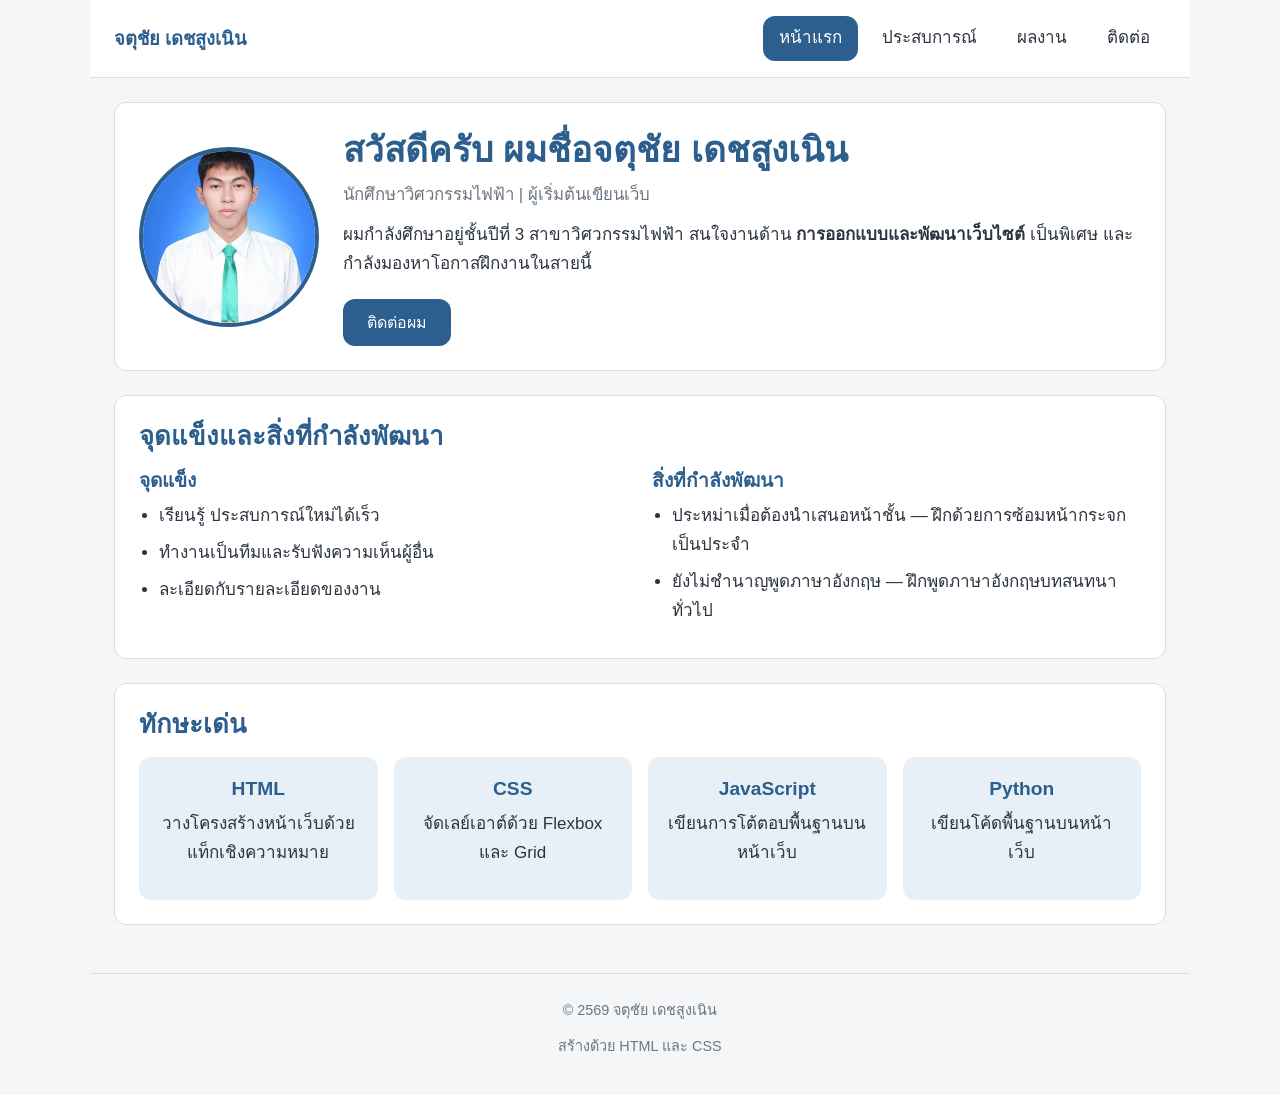
<file: index.html>
<!DOCTYPE html>
<html lang="th">
<head>
 <meta charset="UTF-8">
 <meta name="viewport" content="width=device-width, initial-scale=1.0">
 <title>หน้าแรก | จตุชัย เดชสูงเนิน</title>
 <link rel="stylesheet" href="style.css">
</head>
<body>
  <header class="site-header">
    <a href="index.html" class="logo">จตุชัย เดชสูงเนิน</a>
    <button class="menu-toggle" id="menu-toggle" aria-label="เปิดปิดเมนู" aria-expanded="false">☰</button>
    <nav class="site-nav">
      <ul>
        <li><a href="index.html">หน้าแรก</a></li>
        <li><a href="experience.html" class="active">ประสบการณ์</a></li>
        <li><a href="projects.html">ผลงาน</a></li>
        <li><a href="contact.html">ติดต่อ</a></li>
      </ul>
    </nav>
  </header>

  <main>
    <section class="hero">
      <img src="profile.jpg" alt="รูปโปรไฟล์ของจตุชัย เดชสูงเนิน" class="avatar">
      <div class="hero-text">
        <h1>สวัสดีครับ ผมชื่อจตุชัย เดชสูงเนิน</h1>
        <p class="tagline">นักศึกษาวิศวกรรมไฟฟ้า | ผู้เริ่มต้นเขียนเว็บ</p>
        <p>
          ผมกำลังศึกษาอยู่ชั้นปีที่ 3 สาขาวิศวกรรมไฟฟ้า
          สนใจงานด้าน <strong> การออกแบบและพัฒนาเว็บไซต์ </strong> เป็นพิเศษ
          และกำลังมองหาโอกาสฝึกงานในสายนี้
        </p>
        <a href="contact.html" class="btn">ติดต่อผม</a>
      </div>
    </section>

    <section class="about">
      <h2>จุดแข็งและสิ่งที่กำลังพัฒนา</h2>
      <div class="two-col">
        <div class="col">
          <h3>จุดแข็ง</h3>
          <ul>
            <li>เรียนรู้ ประสบการณ์ใหม่ได้เร็ว</li>
            <li>ทำงานเป็นทีมและรับฟังความเห็นผู้อื่น</li>
            <li>ละเอียดกับรายละเอียดของงาน</li>
          </ul>
        </div>
        <div class="col">
          <h3>สิ่งที่กำลังพัฒนา</h3>
          <ul>
            <li>ประหม่าเมื่อต้องนำเสนอหน้าชั้น
              — ฝึกด้วยการซ้อมหน้ากระจกเป็นประจำ</li>
            <li>ยังไม่ชำนาญพูดภาษาอังกฤษ
              — ฝึกพูดภาษาอังกฤษบทสนทนาทั่วไป</li>
          </ul>
        </div>
      </div>
    </section>

    <section class="skills">
      <h2>ทักษะเด่น</h2>
      <div class="skill-grid">
        <div class="skill-card">
          <h3>HTML</h3>
          <p>วางโครงสร้างหน้าเว็บด้วยแท็กเชิงความหมาย</p>
        </div>
        <div class="skill-card">
          <h3>CSS</h3>
          <p>จัดเลย์เอาต์ด้วย Flexbox และ Grid</p>
        </div>
        <div class="skill-card">
          <h3>JavaScript</h3>
          <p>เขียนการโต้ตอบพื้นฐานบนหน้าเว็บ</p>
        </div>
        <div class="skill-card">
          <h3>Python</h3>
          <p>เขียนโค้ดพื้นฐานบนหน้าเว็บ</p>
        </div>
      </div>
    </section>
  </main>


  <footer class="site-footer">
    <p>&copy; 2569 จตุชัย เดชสูงเนิน</p>
    <p>สร้างด้วย HTML และ CSS</p>
  </footer>

  <script src="script.js"></script>
</body>
</html>
</file>
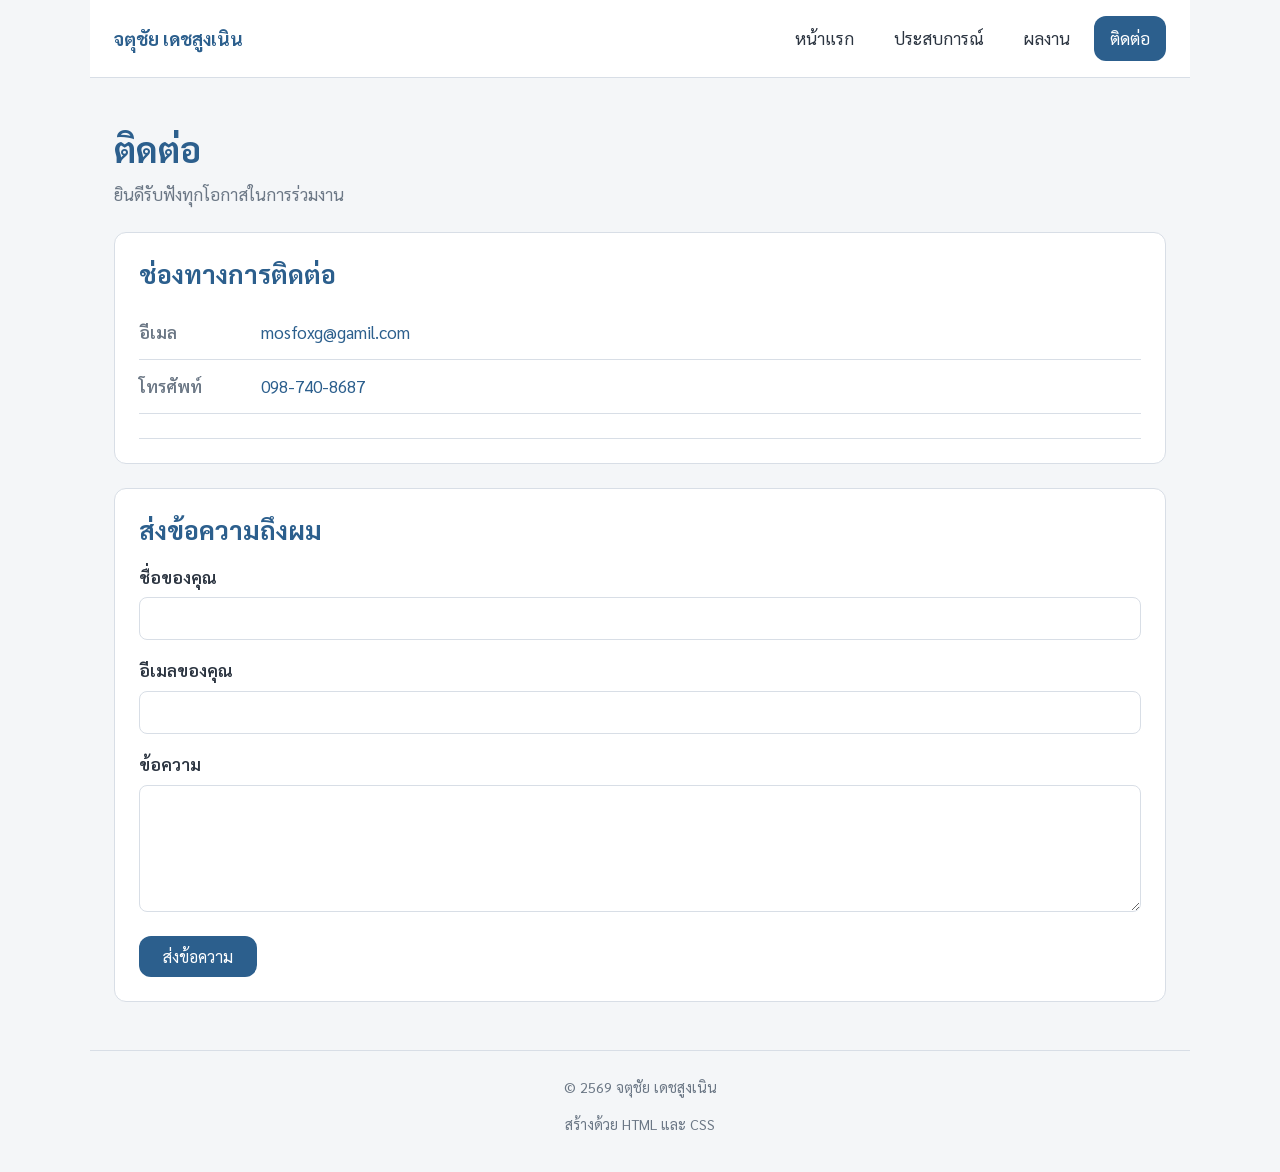
<file: contact.html>
<!DOCTYPE html>
<html lang="th">
<head>
  <meta charset="UTF-8">
  <meta name="viewport" content="width=device-width, initial-scale=1.0">
  <link rel="preconnect" href="https://fonts.googleapis.com">
  <link href="https://fonts.googleapis.com/css2?family=Sarabun:wght@400;600;700&display=swap" rel="stylesheet">
  <title>ติดต่อ | จตุชัย เดชสูงเนิน</title>
  <link rel="stylesheet" href="style.css">
</head>
<body>
  <header class="site-header">
    <a href="index.html" class="logo">จตุชัย เดชสูงเนิน</a>
    <button class="menu-toggle" id="menu-toggle" aria-label="เปิดปิดเมนู" aria-expanded="false">☰</button>
    <nav class="site-nav">
      <ul>
        <li><a href="index.html">หน้าแรก</a></li>
        <li><a href="experience.html">ประสบการณ์</a></li>
        <li><a href="projects.html">ผลงาน</a></li>
        <li><a href="contact.html" class="active">ติดต่อ</a></li>
      </ul>
    </nav>
  </header>

  <main>
    <section class="page-head">
      <h1>ติดต่อ</h1>
      <p class="tagline">ยินดีรับฟังทุกโอกาสในการร่วมงาน</p>
    </section>

    <section>
      <h2>ช่องทางการติดต่อ</h2>
      <ul class="contact-list">
        <li>
          <span class="label">อีเมล</span>
          <a href="mailto:mosfoxg@gamil.com">mosfoxg@gamil.com</a>
        </li>
        <li>
          <span class="label">โทรศัพท์</span>
          <a href="tel:+66987408687">098-740-8687</a>
        </li>
        <li>
        </li>
      </ul>
    </section>

    <section>
      <h2>ส่งข้อความถึงผม</h2>
      <form class="contact-form" action="https://formspree.io/f/YOURID" method="POST">
        <div class="field">
          <label for="name">ชื่อของคุณ</label>
          <input type="text" id="name" name="name" required>
        </div>
        <div class="field">
          <label for="email">อีเมลของคุณ</label>
          <input type="email" id="email" name="email" required>
        </div>
        <div class="field">
          <label for="message">ข้อความ</label>
          <textarea id="message" name="message" rows="5" required></textarea>
        </div>
        <button type="submit" class="btn">ส่งข้อความ</button>
      </form>
    </section>
  </main>

  <footer class="site-footer">
    <p>&copy; 2569 จตุชัย เดชสูงเนิน</p>
    <p>สร้างด้วย HTML และ CSS</p>
  </footer>

  <script src="script.js"></script>
</body>
</html>
</file>
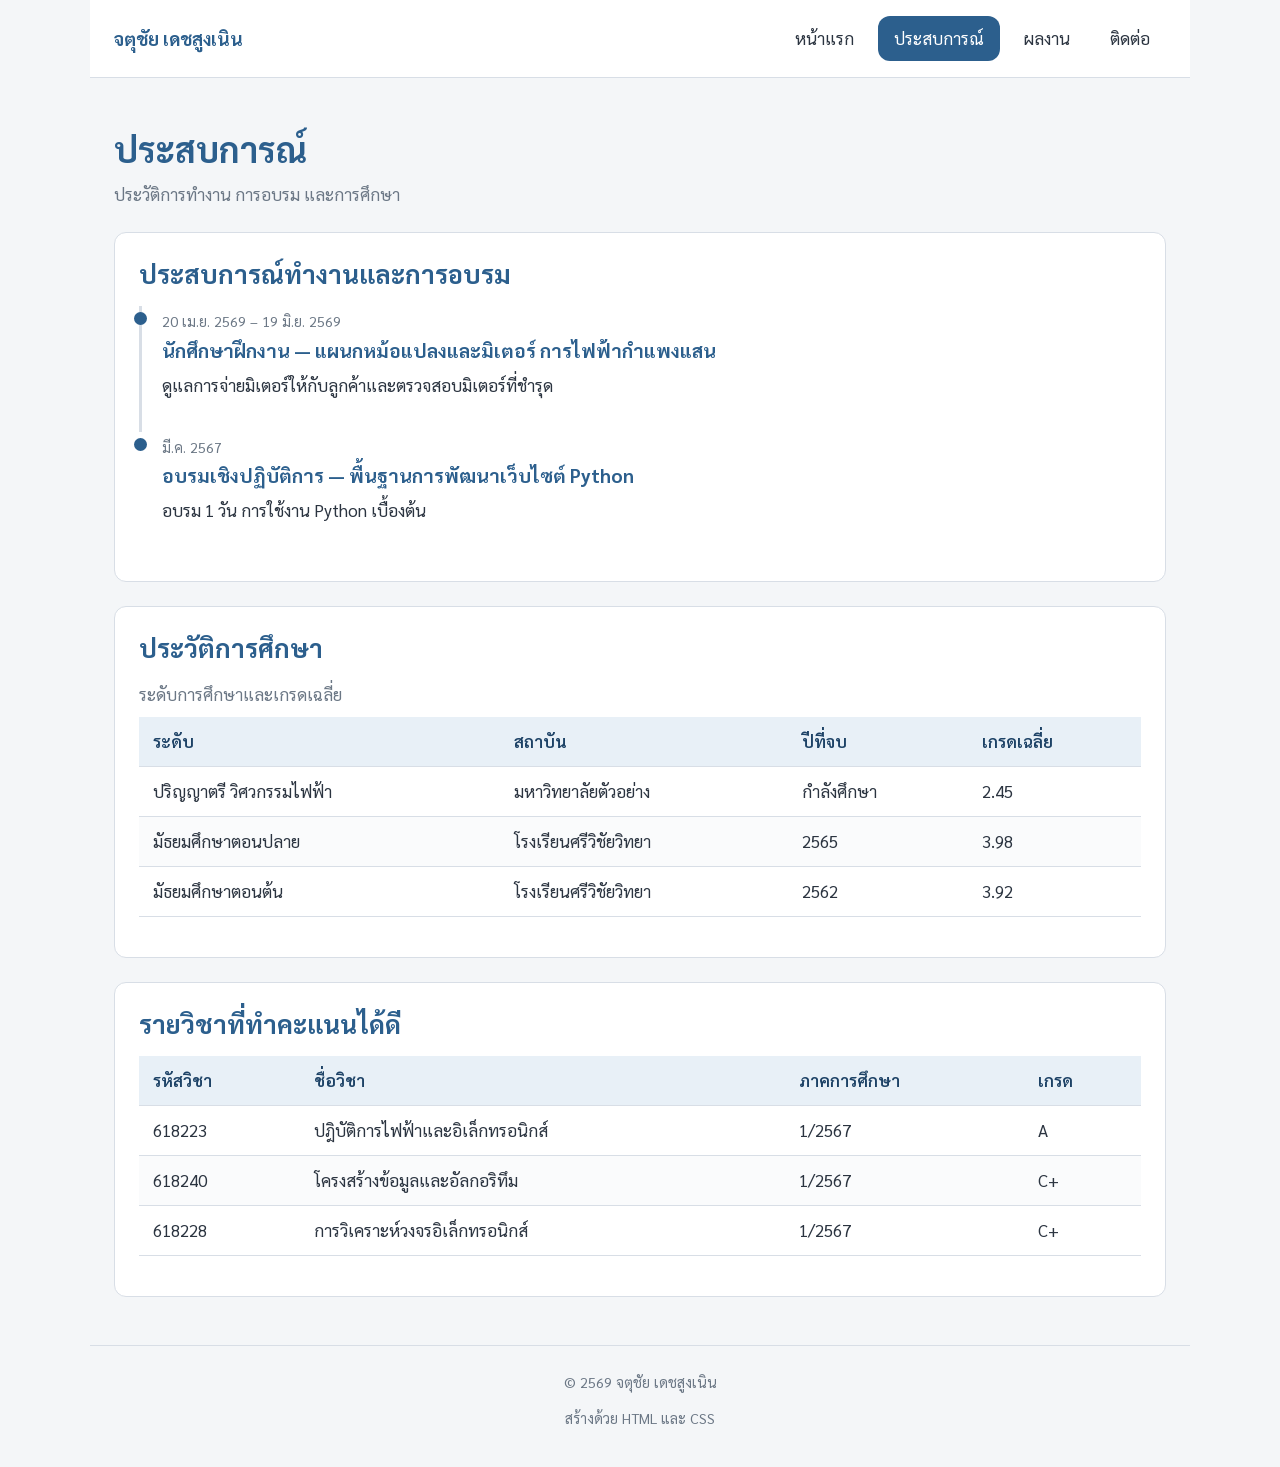
<file: experience.html>
<!DOCTYPE html>
<html lang="th">
<head>
  <meta charset="UTF-8">
  <meta name="viewport" content="width=device-width, initial-scale=1.0">
  <link rel="preconnect" href="https://fonts.googleapis.com">
  <link href="https://fonts.googleapis.com/css2?family=Sarabun:wght@400;600;700&display=swap" rel="stylesheet">
  <title>ประสบการณ์ | จตุชัย เดชสูงเนิน</title>
  <link rel="stylesheet" href="style.css">
</head>
<body>
  <header class="site-header">
    <a href="index.html" class="logo">จตุชัย เดชสูงเนิน</a>
    <button class="menu-toggle" id="menu-toggle" aria-label="เปิดปิดเมนู" aria-expanded="false">☰</button>
    <nav class="site-nav">
      <ul>
        <li><a href="index.html">หน้าแรก</a></li>
        <li><a href="experience.html" class="active">ประสบการณ์</a></li>
        <li><a href="projects.html">ผลงาน</a></li>
        <li><a href="contact.html">ติดต่อ</a></li>
      </ul>
    </nav>
  </header>

  <main>
    <section class="page-head">
      <h1>ประสบการณ์</h1>
      <p class="tagline">ประวัติการทำงาน การอบรม และการศึกษา</p>
    </section>

    <section>
      <h2>ประสบการณ์ทำงานและการอบรม</h2>
      <div class="timeline">
        <article class="timeline-item">
          <span class="period">20 เม.ย. 2569 – 19 มิ.ย. 2569</span>
          <h3>นักศึกษาฝึกงาน — แผนกหม้อแปลงและมิเตอร์ การไฟฟ้ากำแพงแสน</h3>
          <p>
            ดูแลการจ่ายมิเตอร์ให้กับลูกค้าและตรวจสอบมิเตอร์ที่ชำรุด
          </p>
        </article>
        <article class="timeline-item">
          <span class="period">มี.ค. 2567</span>
          <h3>อบรมเชิงปฏิบัติการ — พื้นฐานการพัฒนาเว็บไซต์ Python</h3>
          <p>อบรม 1 วัน การใช้งาน Python เบื้องต้น</p>
        </article>
      </div>
    </section>

    <section>
      <h2>ประวัติการศึกษา</h2>
      <table class="grade-table">
        <caption>ระดับการศึกษาและเกรดเฉลี่ย</caption>
        <thead>
          <tr>
            <th>ระดับ</th>
            <th>สถาบัน</th>
            <th>ปีที่จบ</th>
            <th>เกรดเฉลี่ย</th>
          </tr>
        </thead>
        <tbody>
          <tr>
            <td>ปริญญาตรี วิศวกรรมไฟฟ้า</td>
            <td>มหาวิทยาลัยตัวอย่าง</td>
            <td>กำลังศึกษา</td>
            <td>2.45</td>
          </tr>
          <tr>
            <td>มัธยมศึกษาตอนปลาย</td>
            <td>โรงเรียนศรีวิชัยวิทยา</td>
            <td>2565</td>
            <td>3.98</td>
          </tr>
          <tr>
            <td>มัธยมศึกษาตอนต้น</td>
            <td>โรงเรียนศรีวิชัยวิทยา</td>
            <td>2562</td>
            <td>3.92</td>
          </tr>
        </tbody>
      </table>
    </section>

    <section>
      <h2>รายวิชาที่ทำคะแนนได้ดี</h2>
      <table class="grade-table">
        <thead>
          <tr>
            <th>รหัสวิชา</th>
            <th>ชื่อวิชา</th>
            <th>ภาคการศึกษา</th>
            <th>เกรด</th>
          </tr>
        </thead>
        <tbody>
          <tr><td>618223</td><td>ปฎิบัติการไฟฟ้าและอิเล็กทรอนิกส์</td><td>1/2567</td><td>A</td></tr>
          <tr><td>618240</td><td>โครงสร้างข้อมูลและอัลกอริทึม</td><td>1/2567</td><td>C+</td></tr>
          <tr><td>618228</td><td>การวิเคราะห์วงจรอิเล็กทรอนิกส์</td><td>1/2567</td><td>C+</td></tr>
        </tbody>
      </table>
    </section>
  </main>

  <footer class="site-footer">
    <p>&copy; 2569 จตุชัย เดชสูงเนิน</p>
    <p>สร้างด้วย HTML และ CSS</p>
  </footer>

  <script src="script.js"></script>
</body>
</html>
</file>
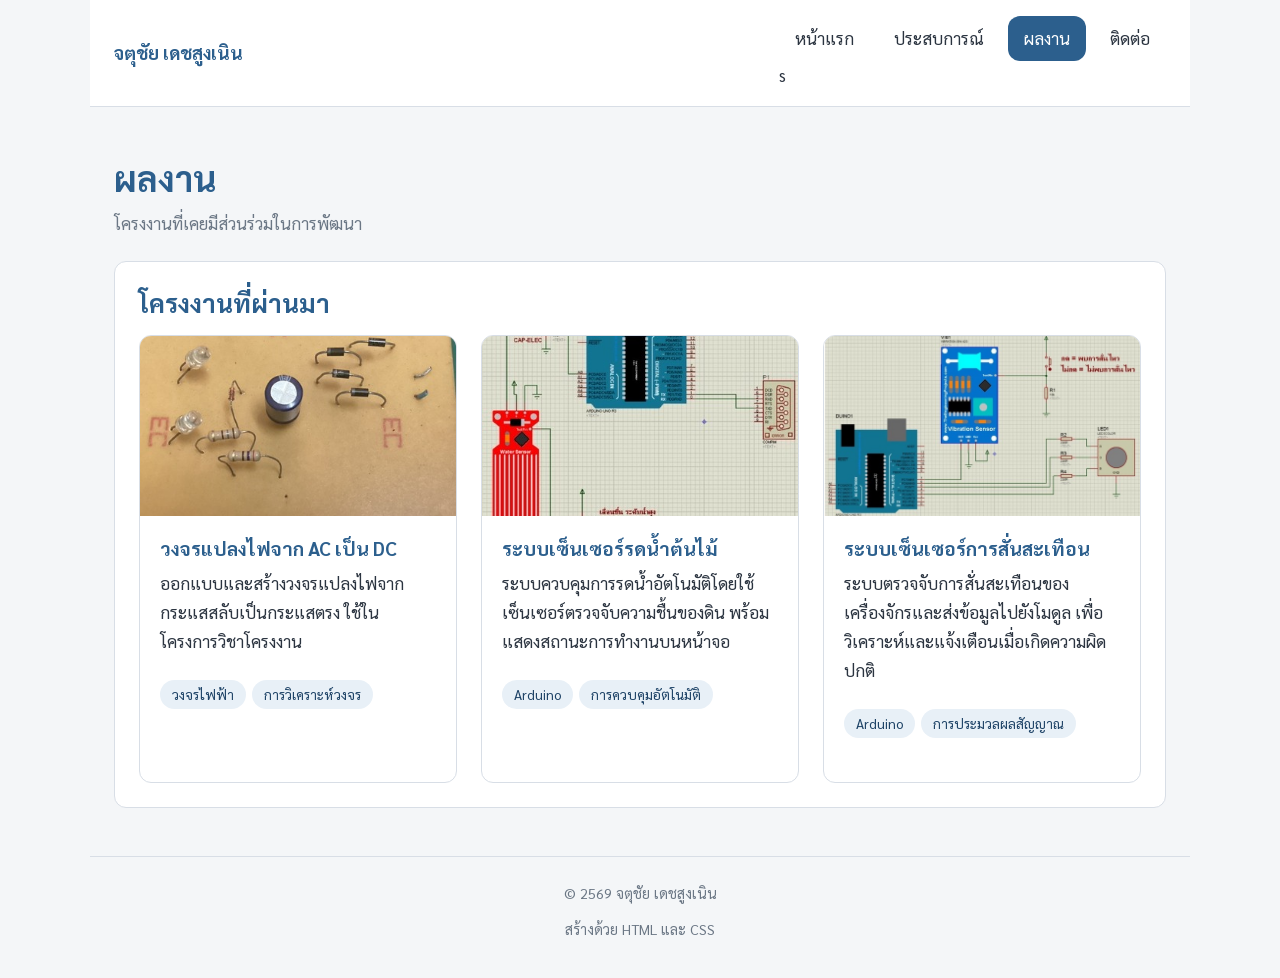
<file: projects.html>
<!DOCTYPE html>
<html lang="th">
<head>
  <meta charset="UTF-8">
  <meta name="viewport" content="width=device-width, initial-scale=1.0">
  <link rel="preconnect" href="https://fonts.googleapis.com">
  <link href="https://fonts.googleapis.com/css2?family=Sarabun:wght@400;600;700&display=swap" rel="stylesheet">
  <title>ผลงาน | จตุชัย เดชสูงเนิน</title>
  <link rel="stylesheet" href="style.css">
</head>
<body>
  <header class="site-header">
    <a href="index.html" class="logo">จตุชัย เดชสูงเนิน</a>
    <button class="menu-toggle" id="menu-toggle" aria-label="เปิดปิดเมนู" aria-expanded="false">☰</button>
    <nav class="site-nav">
      <ul>
        <li><a href="index.html">หน้าแรก</a></li>
        <li><a href="experience.html">ประสบการณ์</a></li>
        <li><a href="projects.html" class="active">ผลงาน</a></li>
        <li><a href="contact.html">ติดต่อ</a></li>
      </ul>s
    </nav>
  </header>

  <main>
    <section class="page-head">
      <h1>ผลงาน</h1>
      <p class="tagline">โครงงานที่เคยมีส่วนร่วมในการพัฒนา</p>
    </section>

    <section>
      <h2>โครงงานที่ผ่านมา</h2>
      <div class="project-grid">
        <article class="project-card">
          <img src="P1.jpg" alt="วงจรแปลงไฟจาก AC เป็น DC">
          <div class="project-body">
            <h3>วงจรแปลงไฟจาก AC เป็น DC</h3>
            <p>
              ออกแบบและสร้างวงจรแปลงไฟจากกระแสสลับเป็นกระแสตรง
              ใช้ในโครงการวิชาโครงงาน
            </p>
            <ul class="tech-list">
              <li>วงจรไฟฟ้า</li>
              <li>การวิเคราะห์วงจร</li>
            </ul>
            <div class="project-links">
            </div>
          </div>
        </article>

        <article class="project-card">
          <img src="P2.jpg" alt="ภาพหน้าจอระบบเซ็นเซอร์รดน้ำต้นไม้">
          <div class="project-body">
            <h3>ระบบเซ็นเซอร์รดน้ำต้นไม้</h3>
            <p>
              ระบบควบคุมการรดน้ำอัตโนมัติโดยใช้เซ็นเซอร์ตรวจจับความชื้นของดิน
              พร้อมแสดงสถานะการทำงานบนหน้าจอ
            </p>
            <ul class="tech-list">
                <li>Arduino</li>
                <li>การควบคุมอัตโนมัติ</li>
            </ul>
            <div class="project-links">
              
            </div>
          </div>
        </article>

        <article class="project-card">
          <img src="P3.jpg" alt="ภาพหน้าจอระบบเซ็นเซอร์การสั่นสะเทือน">
          <div class="project-body">
            <h3>ระบบเซ็นเซอร์การสั่นสะเทือน</h3>
            <p>
                ระบบตรวจจับการสั่นสะเทือนของเครื่องจักรและส่งข้อมูลไปยังโมดูล
                เพื่อวิเคราะห์และแจ้งเตือนเมื่อเกิดความผิดปกติ
            </p>
            <ul class="tech-list">
                <li>Arduino</li>
                <li>การประมวลผลสัญญาณ</li>
            </ul>
            <div class="project-links">
            </div>
          </div>
        </article>
      </div>
    </section>
  </main>

  <footer class="site-footer">
    <p>&copy; 2569 จตุชัย เดชสูงเนิน</p>
    <p>สร้างด้วย HTML และ CSS</p>
  </footer>

  <script src="script.js"></script>
</body>
</html>
</file>
<file: style.css>
/* ---------- 1. รีเซ็ตค่าเริ่มต้นของเบราว์เซอร์ ---------- */
* {
  margin: 0;
  padding: 0;
  box-sizing: border-box;
}

/* ---------- 2. ตัวแปรของทั้งเว็บ ---------- */
:root {
  --brand: #2c5f8d;
  --brand-dark: #1d4266;
  --brand-light: #e8f0f7;
  --text: #2b3440;
  --text-muted: #6b7785;
  --bg: #f4f6f8;
  --surface: #ffffff;
  --border: #d8dee6;
  --gap: 24px;
  --radius: 12px;
  --max-width: 1100px;
}

/* ---------- 3. ตัวอักษรและพื้นหลังของทั้งเว็บ ---------- */
body {
  font-family: "Sarabun", "Segoe UI", Tahoma, sans-serif;
  font-size: 17px;
  line-height: 1.7;
  color: var(--text);
  background-color: var(--bg);
}

h1, h2, h3 {
  line-height: 1.3;
  color: var(--brand);
}

h1 { font-size: 2.2rem; margin-bottom: 8px; }
h2 { font-size: 1.6rem; margin-bottom: 16px; }
h3 { font-size: 1.2rem; margin-bottom: 8px; }
p { margin-bottom: 12px; }

a {
  color: var(--brand);
  text-decoration: none;
}
a:hover {
  text-decoration: underline;
}

.tagline {
  color: var(--text-muted);
  font-size: 1.05rem;
}

/* ---------- 4. แถบเมนูด้านบน ---------- */
.site-header {
  display: flex;
  justify-content: space-between;
  align-items: center;
  flex-wrap: wrap;
  gap: 16px;
  max-width: var(--max-width);
  margin: 0 auto;
  padding: 16px 24px;
  background-color: var(--surface);
  border-bottom: 1px solid var(--border);
}

.logo {
  font-size: 1.15rem;
  font-weight: 700;
  color: var(--brand);
}

.site-nav ul {
  display: flex;
  list-style: none;
  gap: 8px;
  flex-wrap: wrap;
}

.site-nav a {
  display: block;
  padding: 8px 16px;
  border-radius: var(--radius);
  color: var(--text);
  transition: background-color 0.2s, color 0.2s;
}

.site-nav a:hover {
  background-color: var(--brand-light);
  text-decoration: none;
}

.site-nav a.active {
  background-color: var(--brand);
  color: #ffffff;
}

/* เมนูแฮมเบอร์เกอร์ (ซ่อนไว้บนจอคอมพิวเตอร์) */
.menu-toggle {
  display: none;
  background: none;
  border: 1px solid var(--border);
  border-radius: 8px;
  padding: 6px 12px;
  font-size: 1.4rem;
  color: var(--brand);
  cursor: pointer;
}

/* ---------- 5. โครงหลักของเนื้อหา ---------- */
main {
  max-width: var(--max-width);
  margin: 0 auto;
  padding: var(--gap) 24px;
}

section {
  background-color: var(--surface);
  border: 1px solid var(--border);
  border-radius: var(--radius);
  padding: var(--gap);
  margin-bottom: var(--gap);
}

.page-head {
  background-color: transparent;
  border: none;
  padding-left: 0;
  padding-bottom: 0;
}

/* ---------- 6. ปุ่ม ---------- */
.btn {
  display: inline-block;
  padding: 10px 24px;
  margin-top: 8px;
  background-color: var(--brand);
  color: #ffffff;
  border: none;
  border-radius: var(--radius);
  font-size: 1rem;
  font-family: inherit;
  cursor: pointer;
  transition: background-color 0.2s;
}
.btn:hover {
  background-color: var(--brand-dark);
  text-decoration: none;
}

/* ---------- 7. ท้ายเว็บ ---------- */
.site-footer {
  max-width: var(--max-width);
  margin: 0 auto;
  padding: var(--gap) 24px;
  text-align: center;
  color: var(--text-muted);
  font-size: 0.9rem;
  border-top: 1px solid var(--border);
}

/* ---------- 8. ส่วนแนะนำตัวหน้าแรก ---------- */
.hero {
  display: flex;
  align-items: center;
  gap: var(--gap);
  flex-wrap: wrap;
}

.avatar {
  width: 180px;
  height: 180px;
  object-fit: cover;
  border-radius: 50%;
  border: 4px solid var(--brand);
}

.hero-text {
  flex: 1;
  min-width: 260px;
}

/* ---------- 9. สองคอลัมน์: จุดแข็ง / สิ่งที่กำลังพัฒนา ---------- */
.two-col {
  display: flex;
  gap: var(--gap);
  flex-wrap: wrap;
}
.two-col .col {
  flex: 1;
  min-width: 280px;
}
.two-col ul {
  padding-left: 20px;
}
.two-col li {
  margin-bottom: 8px;
}

/* ---------- 10. ตารางการ์ดทักษะ ---------- */
.skill-grid {
  display: grid;
  grid-template-columns: repeat(auto-fit, minmax(200px, 1fr));
  gap: 16px;
}
.skill-card {
  padding: 20px;
  background-color: var(--brand-light);
  border-radius: var(--radius);
  text-align: center;
  transition: transform 0.2s;
}
.skill-card:hover {
  transform: translateY(-4px);
}

/* ---------- 11. ตารางการ์ดผลงาน ---------- */
.project-grid {
  display: grid;
  grid-template-columns: repeat(auto-fit, minmax(280px, 1fr));
  gap: var(--gap);
}
.project-card {
  display: flex;
  flex-direction: column;
  overflow: hidden;
  background-color: var(--surface);
  border: 1px solid var(--border);
  border-radius: var(--radius);
  transition: box-shadow 0.2s;
}
.project-card:hover {
  box-shadow: 0 6px 20px rgba(0, 0, 0, 0.1);
}
.project-card img {
  width: 100%;
  height: 180px;
  object-fit: cover;
}
.project-body {
  padding: 20px;
  display: flex;
  flex-direction: column;
  flex: 1;
}
.tech-list {
  display: flex;
  flex-wrap: wrap;
  gap: 6px;
  list-style: none;
  margin: 12px 0;
}
.tech-list li {
  padding: 3px 12px;
  background-color: var(--brand-light);
  color: var(--brand-dark);
  border-radius: 999px;
  font-size: 0.85rem;
}
.project-links {
  display: flex;
  gap: 12px;
  margin-top: auto;
  padding-top: 12px;
}
.project-links a {
  font-weight: 600;
}

/* ---------- 12. ตารางเกรด ---------- */
.grade-table {
  width: 100%;
  border-collapse: collapse;
  margin-bottom: 16px;
}
.grade-table caption {
  text-align: left;
  color: var(--text-muted);
  padding-bottom: 8px;
}
.grade-table th,
.grade-table td {
  padding: 10px 14px;
  border-bottom: 1px solid var(--border);
  text-align: left;
}
.grade-table th {
  background-color: var(--brand-light);
  color: var(--brand-dark);
  font-weight: 600;
}
.grade-table tbody tr:nth-child(even) {
  background-color: #fafbfc;
}
.grade-table tbody tr:hover {
  background-color: var(--brand-light);
}

/* ---------- 13. ไทม์ไลน์ประสบการณ์ ---------- */
.timeline-item {
  padding: 0 0 20px 20px;
  border-left: 3px solid var(--border);
  position: relative;
}
.timeline-item:last-child {
  border-left-color: transparent;
}
.timeline-item::before {
  content: "";
  position: absolute;
  left: -8px;
  top: 6px;
  width: 13px;
  height: 13px;
  background-color: var(--brand);
  border-radius: 50%;
}
.period {
  display: inline-block;
  color: var(--text-muted);
  font-size: 0.9rem;
  margin-bottom: 4px;
}

/* ---------- 14. หน้าติดต่อ ---------- */
.contact-list {
  list-style: none;
}
.contact-list li {
  display: flex;
  gap: 12px;
  flex-wrap: wrap;
  padding: 12px 0;
  border-bottom: 1px solid var(--border);
}
.contact-list .label {
  min-width: 110px;
  font-weight: 600;
  color: var(--text-muted);
}
.contact-form .field {
  display: flex;
  flex-direction: column;
  margin-bottom: 16px;
}
.contact-form label {
  margin-bottom: 6px;
  font-weight: 600;
}
.contact-form input,
.contact-form textarea {
  padding: 10px 12px;
  border: 1px solid var(--border);
  border-radius: 8px;
  font-family: inherit;
  font-size: 1rem;
}
.contact-form input:focus,
.contact-form textarea:focus {
  outline: none;
  border-color: var(--brand);
  box-shadow: 0 0 0 3px var(--brand-light);
}

/* ---------- 15. จอแท็บเล็ตและมือถือ (แคบกว่า 768px) ---------- */
@media (max-width: 768px) {
  body {
    font-size: 16px;
  }

  .menu-toggle {
    display: block;
  }
  .site-nav {
    display: none;
    width: 100%;
  }
  .site-nav.open {
    display: block;
  }
  .site-nav ul {
    flex-direction: column;
  }

  .site-header {
    flex-direction: column;
    text-align: center;
  }
  .site-nav ul {
    justify-content: center;
  }

  .hero {
    flex-direction: column;
    text-align: center;
  }

  h1 { font-size: 1.7rem; }
  h2 { font-size: 1.35rem; }

  main {
    padding: 16px;
  }
  section {
    padding: 18px;
  }
}

/* ---------- 16. จอมือถือขนาดเล็ก (แคบกว่า 480px) ---------- */
@media (max-width: 480px) {
  .avatar {
    width: 140px;
    height: 140px;
  }

  .grade-table {
    display: block;
    overflow-x: auto;
    white-space: nowrap;
  }

  .btn {
    display: block;
    text-align: center;
  }
}

/* ---------- 17. สไตล์สำหรับสั่งพิมพ์ ---------- */
@media print {
  .site-header,
  .site-footer,
  .btn {
    display: none;
  }
  section {
    border: none;
    page-break-inside: avoid;
  }
}
</file>
